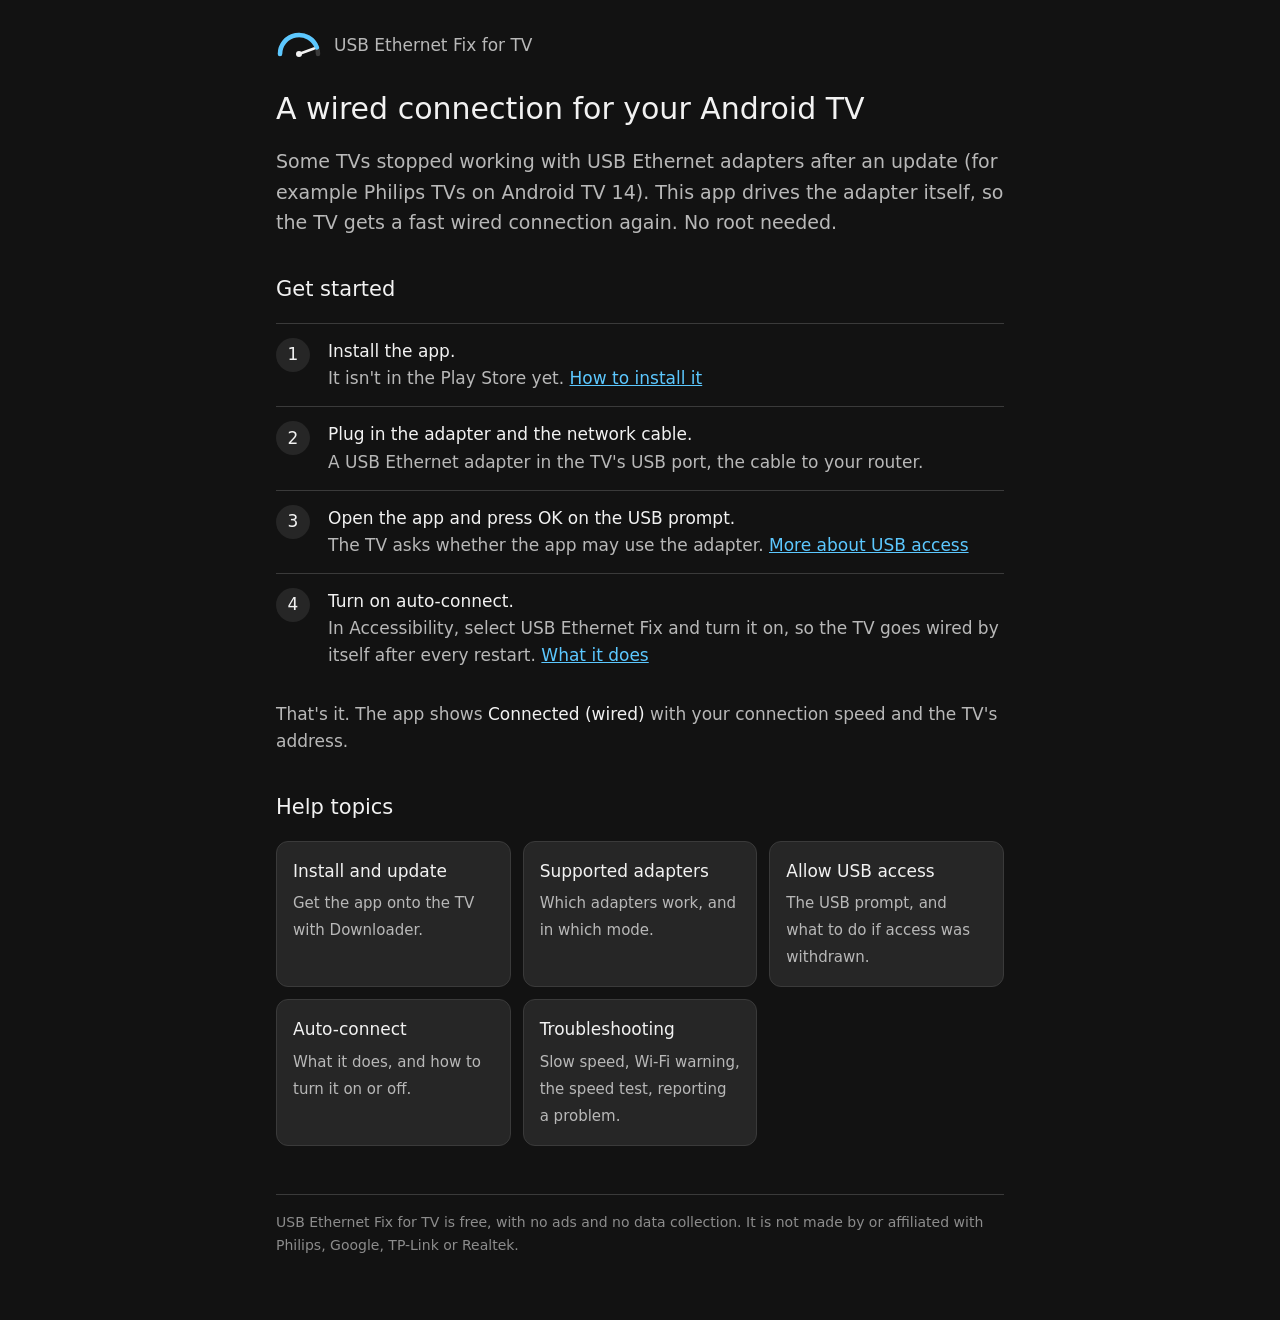
<file: index.html>
<!doctype html>
<html lang="en">
<head>
<meta charset="utf-8">
<meta name="viewport" content="width=device-width, initial-scale=1">
<title>USB Ethernet Fix for TV · Help</title>
<meta name="description" content="Help for USB Ethernet Fix for TV: a wired connection over a USB Ethernet adapter on Android TV, without root.">
<link rel="stylesheet" href="style.css">
</head>
<body>
<main>
<header class="site">
  <svg viewBox="14 26 92 54" aria-hidden="true"><path d="M22 70A38 38 0 0 1 98 70" fill="none" stroke="#3A3A3A" stroke-width="9" stroke-linecap="round"/><path d="M22 70A38 38 0 0 1 95.7 57" fill="none" stroke="#5CC8FF" stroke-width="9" stroke-linecap="round"/><path d="M60 70L90.1 59.1" stroke="#F2F2F2" stroke-width="5" stroke-linecap="round"/><circle cx="60" cy="70" r="6" fill="#F2F2F2"/></svg>
  <a href="./">USB Ethernet Fix for TV</a>
</header>

<h1>A wired connection for your Android TV</h1>
<p class="lead">Some TVs stopped working with USB Ethernet adapters after an update (for example Philips TVs on Android TV 14). This app drives the adapter itself, so the TV gets a fast wired connection again. No root needed.</p>

<h2>Get started</h2>
<ol class="steps">
  <li><strong>Install the app.</strong><br>It isn't in the Play Store yet. <a href="install.html">How to install it</a></li>
  <li><strong>Plug in the adapter and the network cable.</strong><br>A USB Ethernet adapter in the TV's USB port, the cable to your router.</li>
  <li><strong>Open the app and press OK on the USB prompt.</strong><br>The TV asks whether the app may use the adapter. <a href="usb-access.html">More about USB access</a></li>
  <li><strong>Turn on auto-connect.</strong><br>In Accessibility, select USB Ethernet Fix and turn it on, so the TV goes wired by itself after every restart. <a href="auto-connect.html">What it does</a></li>
</ol>
<p>That's it. The app shows <strong>Connected (wired)</strong> with your connection speed and the TV's address.</p>

<h2>Help topics</h2>
<div class="cards">
  <a class="card" href="install.html"><strong>Install and update</strong><span>Get the app onto the TV with Downloader.</span></a>
  <a class="card" href="adapters.html"><strong>Supported adapters</strong><span>Which adapters work, and in which mode.</span></a>
  <a class="card" href="usb-access.html"><strong>Allow USB access</strong><span>The USB prompt, and what to do if access was withdrawn.</span></a>
  <a class="card" href="auto-connect.html"><strong>Auto-connect</strong><span>What it does, and how to turn it on or off.</span></a>
  <a class="card" href="troubleshooting.html"><strong>Troubleshooting</strong><span>Slow speed, Wi-Fi warning, the speed test, reporting a problem.</span></a>
</div>

<footer>
  USB Ethernet Fix for TV is free, with no ads and no data collection. It is not made by or affiliated with Philips, Google, TP-Link or Realtek.
</footer>
</main>
</body>
</html>
</file>
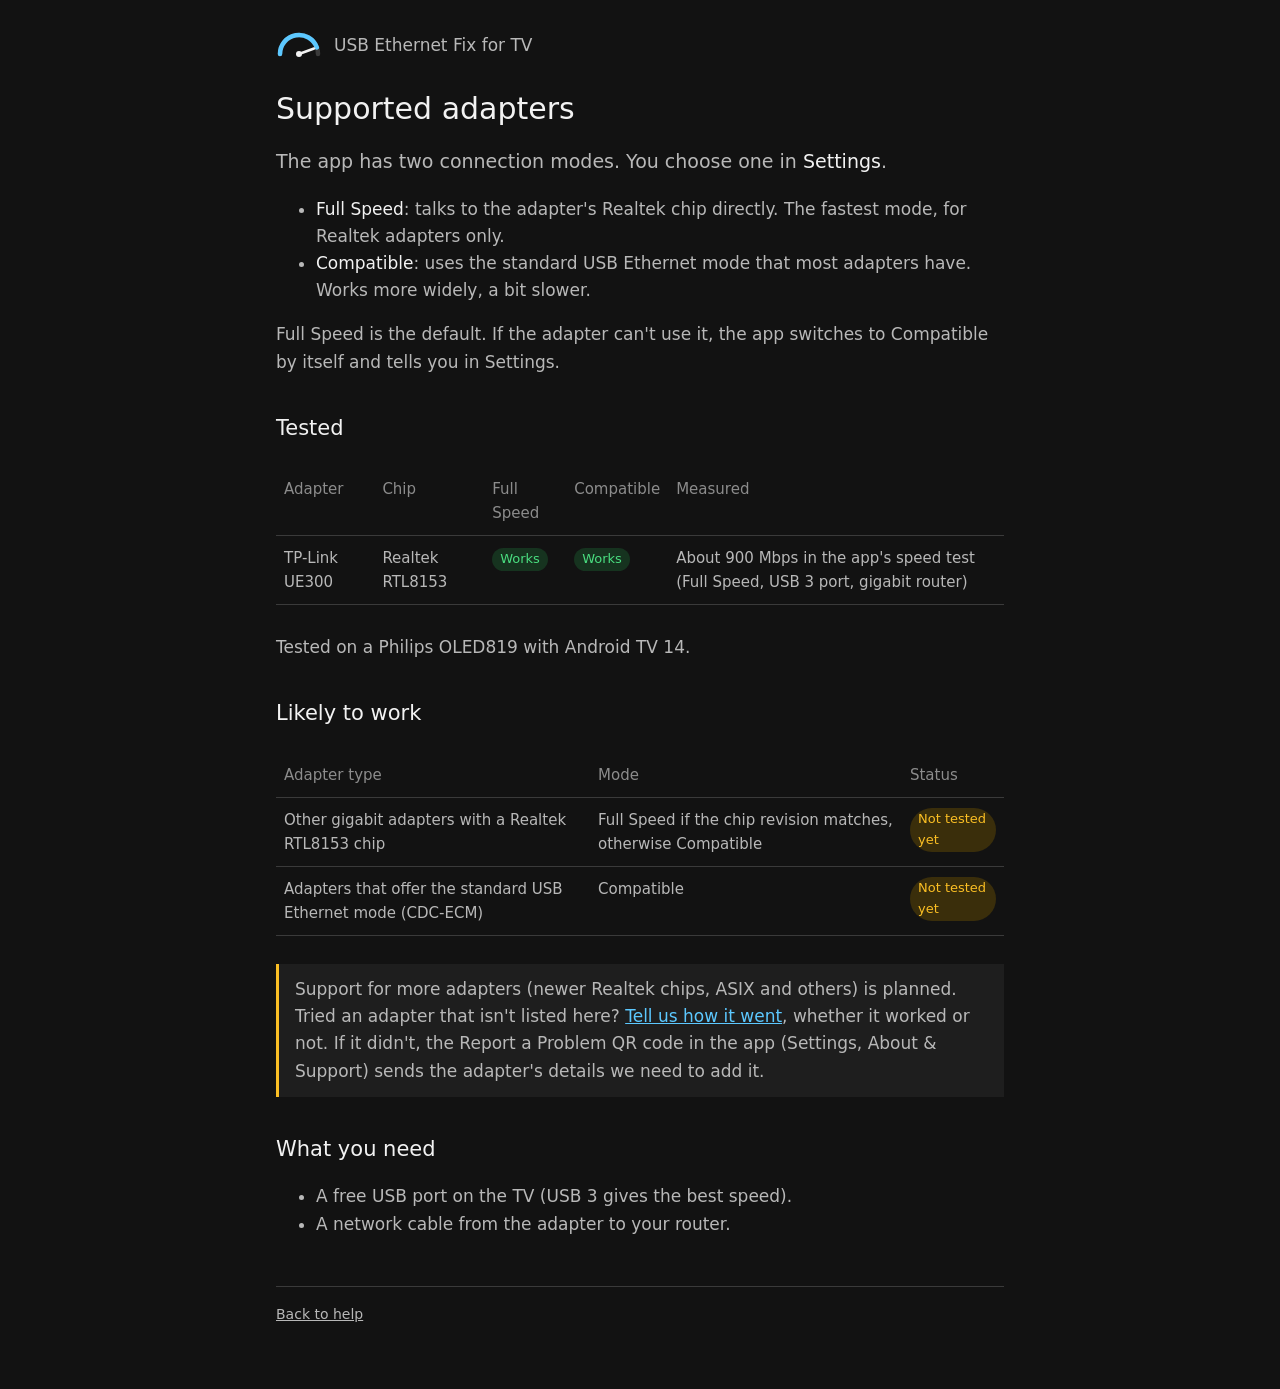
<file: adapters.html>
<!doctype html>
<html lang="en">
<head>
<meta charset="utf-8">
<meta name="viewport" content="width=device-width, initial-scale=1">
<title>Supported adapters · USB Ethernet Fix for TV</title>
<link rel="stylesheet" href="style.css">
</head>
<body>
<main>
<header class="site">
  <svg viewBox="14 26 92 54" aria-hidden="true"><path d="M22 70A38 38 0 0 1 98 70" fill="none" stroke="#3A3A3A" stroke-width="9" stroke-linecap="round"/><path d="M22 70A38 38 0 0 1 95.7 57" fill="none" stroke="#5CC8FF" stroke-width="9" stroke-linecap="round"/><path d="M60 70L90.1 59.1" stroke="#F2F2F2" stroke-width="5" stroke-linecap="round"/><circle cx="60" cy="70" r="6" fill="#F2F2F2"/></svg>
  <a href="./">USB Ethernet Fix for TV</a>
</header>

<h1>Supported adapters</h1>
<p class="lead">The app has two connection modes. You choose one in <strong>Settings</strong>.</p>
<ul>
  <li><strong>Full Speed</strong>: talks to the adapter's Realtek chip directly. The fastest mode, for Realtek adapters only.</li>
  <li><strong>Compatible</strong>: uses the standard USB Ethernet mode that most adapters have. Works more widely, a bit slower.</li>
</ul>
<p>Full Speed is the default. If the adapter can't use it, the app switches to Compatible by itself and tells you in Settings.</p>

<h2>Tested</h2>
<div class="table-wrap">
<table>
  <tr><th>Adapter</th><th>Chip</th><th>Full Speed</th><th>Compatible</th><th>Measured</th></tr>
  <tr><td>TP-Link UE300</td><td>Realtek RTL8153</td><td><span class="tag ok">Works</span></td><td><span class="tag ok">Works</span></td><td>About 900 Mbps in the app's speed test (Full Speed, USB 3 port, gigabit router)</td></tr>
</table>
</div>
<p>Tested on a Philips OLED819 with Android TV 14.</p>

<h2>Likely to work</h2>
<div class="table-wrap">
<table>
  <tr><th>Adapter type</th><th>Mode</th><th>Status</th></tr>
  <tr><td>Other gigabit adapters with a Realtek RTL8153 chip</td><td>Full Speed if the chip revision matches, otherwise Compatible</td><td><span class="tag maybe">Not tested yet</span></td></tr>
  <tr><td>Adapters that offer the standard USB Ethernet mode (CDC-ECM)</td><td>Compatible</td><td><span class="tag maybe">Not tested yet</span></td></tr>
</table>
</div>

<div class="note">Support for more adapters (newer Realtek chips, ASIX and others) is planned. Tried an adapter that isn't listed here? <a href="https://github.com/Hugelevin/usb-ethernet-fix/issues/new?template=adapter.yml">Tell us how it went</a>, whether it worked or not. If it didn't, the Report a Problem QR code in the app (Settings, About &amp; Support) sends the adapter's details we need to add it.</div>

<h2>What you need</h2>
<ul>
  <li>A free USB port on the TV (USB 3 gives the best speed).</li>
  <li>A network cable from the adapter to your router.</li>
</ul>

<footer><a href="./">Back to help</a></footer>
</main>
</body>
</html>
</file>
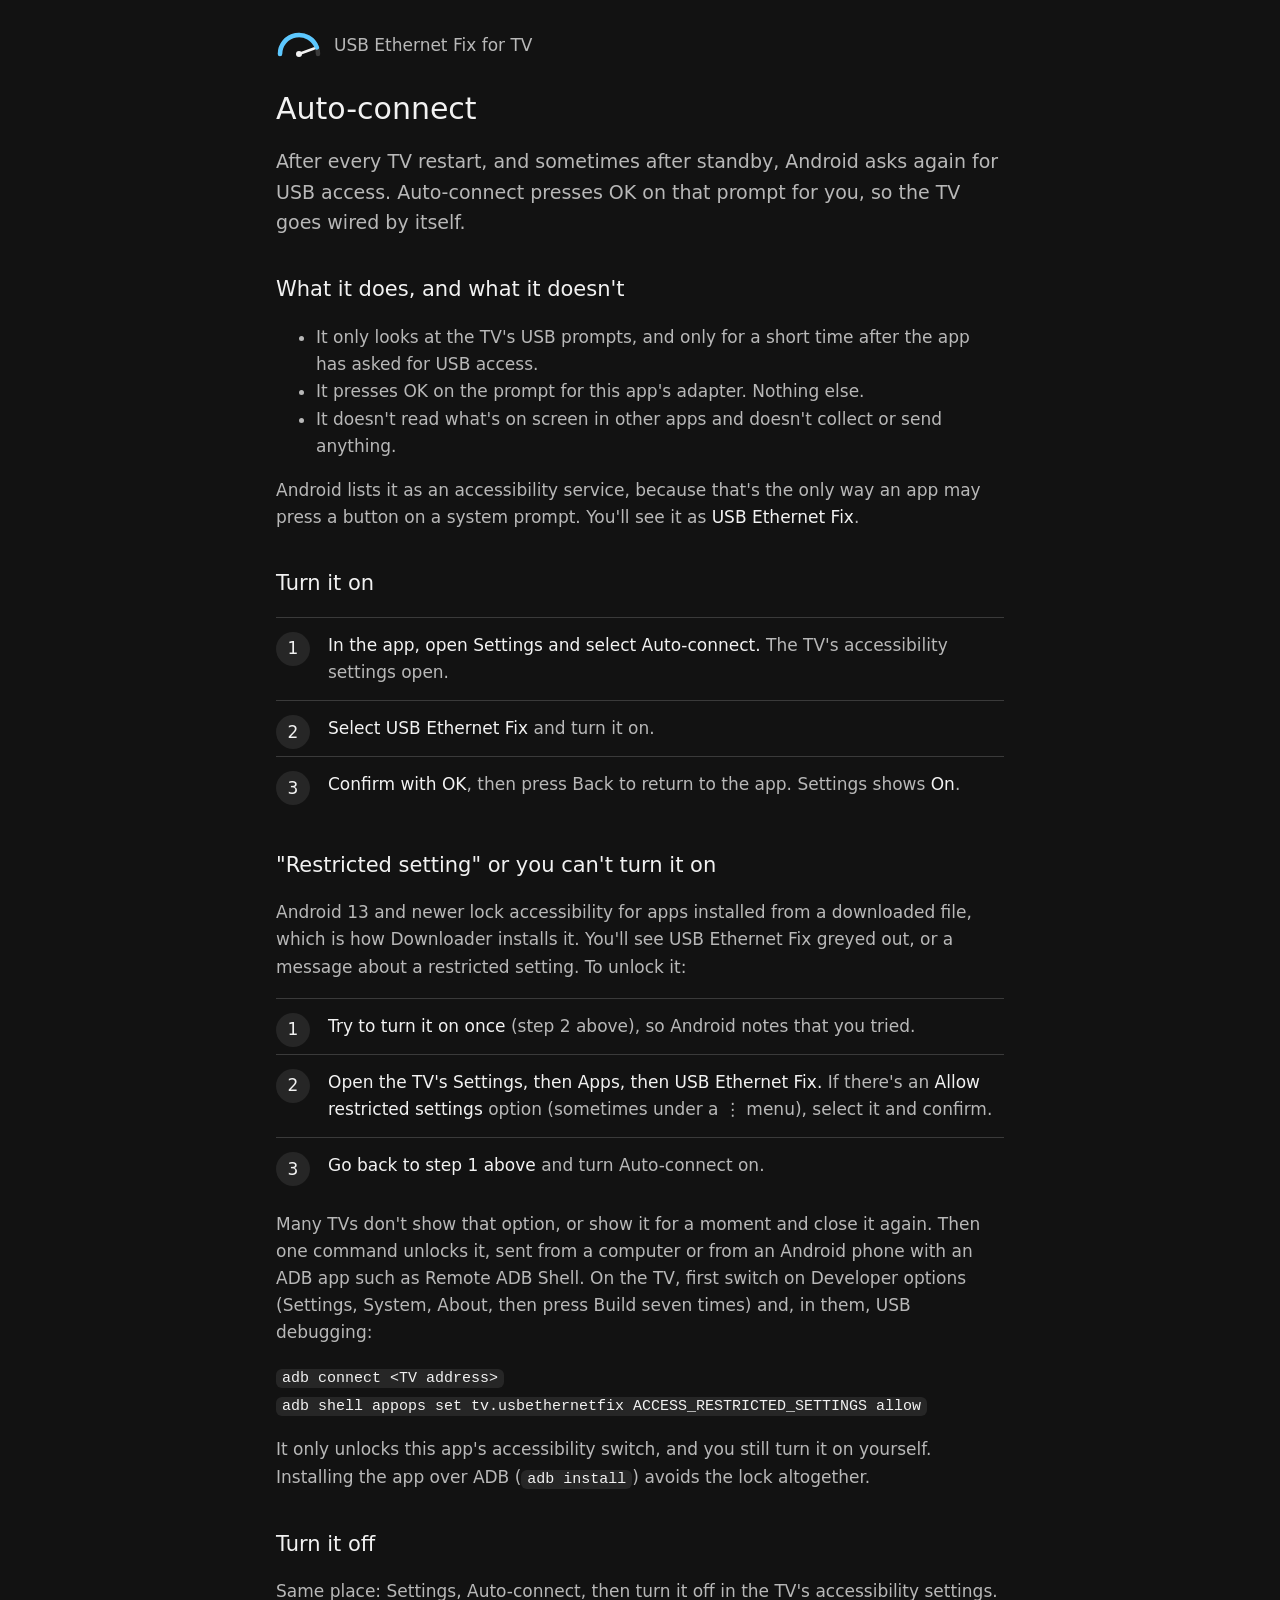
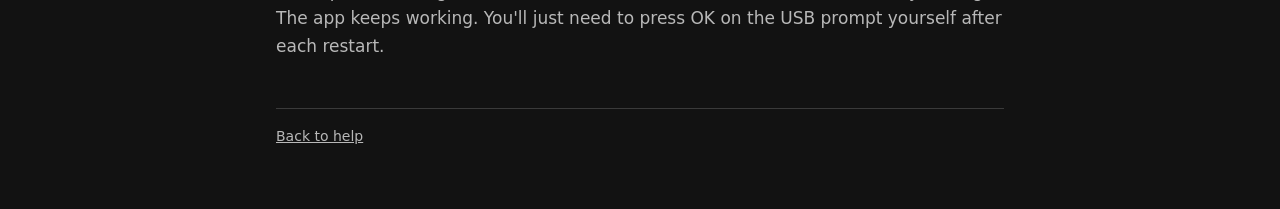
<file: auto-connect.html>
<!doctype html>
<html lang="en">
<head>
<meta charset="utf-8">
<meta name="viewport" content="width=device-width, initial-scale=1">
<title>Auto-connect · USB Ethernet Fix for TV</title>
<link rel="stylesheet" href="style.css">
</head>
<body>
<main>
<header class="site">
  <svg viewBox="14 26 92 54" aria-hidden="true"><path d="M22 70A38 38 0 0 1 98 70" fill="none" stroke="#3A3A3A" stroke-width="9" stroke-linecap="round"/><path d="M22 70A38 38 0 0 1 95.7 57" fill="none" stroke="#5CC8FF" stroke-width="9" stroke-linecap="round"/><path d="M60 70L90.1 59.1" stroke="#F2F2F2" stroke-width="5" stroke-linecap="round"/><circle cx="60" cy="70" r="6" fill="#F2F2F2"/></svg>
  <a href="./">USB Ethernet Fix for TV</a>
</header>

<h1>Auto-connect</h1>
<p class="lead">After every TV restart, and sometimes after standby, Android asks again for USB access. Auto-connect presses OK on that prompt for you, so the TV goes wired by itself.</p>

<h2>What it does, and what it doesn't</h2>
<ul>
  <li>It only looks at the TV's USB prompts, and only for a short time after the app has asked for USB access.</li>
  <li>It presses OK on the prompt for this app's adapter. Nothing else.</li>
  <li>It doesn't read what's on screen in other apps and doesn't collect or send anything.</li>
</ul>
<p>Android lists it as an accessibility service, because that's the only way an app may press a button on a system prompt. You'll see it as <strong>USB Ethernet Fix</strong>.</p>

<h2>Turn it on</h2>
<ol class="steps">
  <li><strong>In the app, open Settings and select Auto-connect.</strong> The TV's accessibility settings open.</li>
  <li><strong>Select USB Ethernet Fix</strong> and turn it on.</li>
  <li><strong>Confirm with OK</strong>, then press Back to return to the app. Settings shows <strong>On</strong>.</li>
</ol>

<h2 id="restricted">"Restricted setting" or you can't turn it on</h2>
<p>Android 13 and newer lock accessibility for apps installed from a downloaded file, which is how Downloader installs it. You'll see USB Ethernet Fix greyed out, or a message about a restricted setting. To unlock it:</p>
<ol class="steps">
  <li><strong>Try to turn it on once</strong> (step 2 above), so Android notes that you tried.</li>
  <li><strong>Open the TV's Settings, then Apps, then USB Ethernet Fix.</strong> If there's an <strong>Allow restricted settings</strong> option (sometimes under a ⋮ menu), select it and confirm.</li>
  <li><strong>Go back to step 1 above</strong> and turn Auto-connect on.</li>
</ol>
<p>Many TVs don't show that option, or show it for a moment and close it again. Then one command unlocks it, sent from a computer or from an Android phone with an ADB app such as Remote ADB Shell. On the TV, first switch on Developer options (Settings, System, About, then press Build seven times) and, in them, USB debugging:</p>
<p><code>adb connect &lt;TV address&gt;</code><br><code>adb shell appops set tv.usbethernetfix ACCESS_RESTRICTED_SETTINGS allow</code></p>
<p>It only unlocks this app's accessibility switch, and you still turn it on yourself. Installing the app over ADB (<code>adb install</code>) avoids the lock altogether.</p>

<h2>Turn it off</h2>
<p>Same place: Settings, Auto-connect, then turn it off in the TV's accessibility settings. The app keeps working. You'll just need to press OK on the USB prompt yourself after each restart.</p>

<footer><a href="./">Back to help</a></footer>
</main>
</body>
</html>
</file>
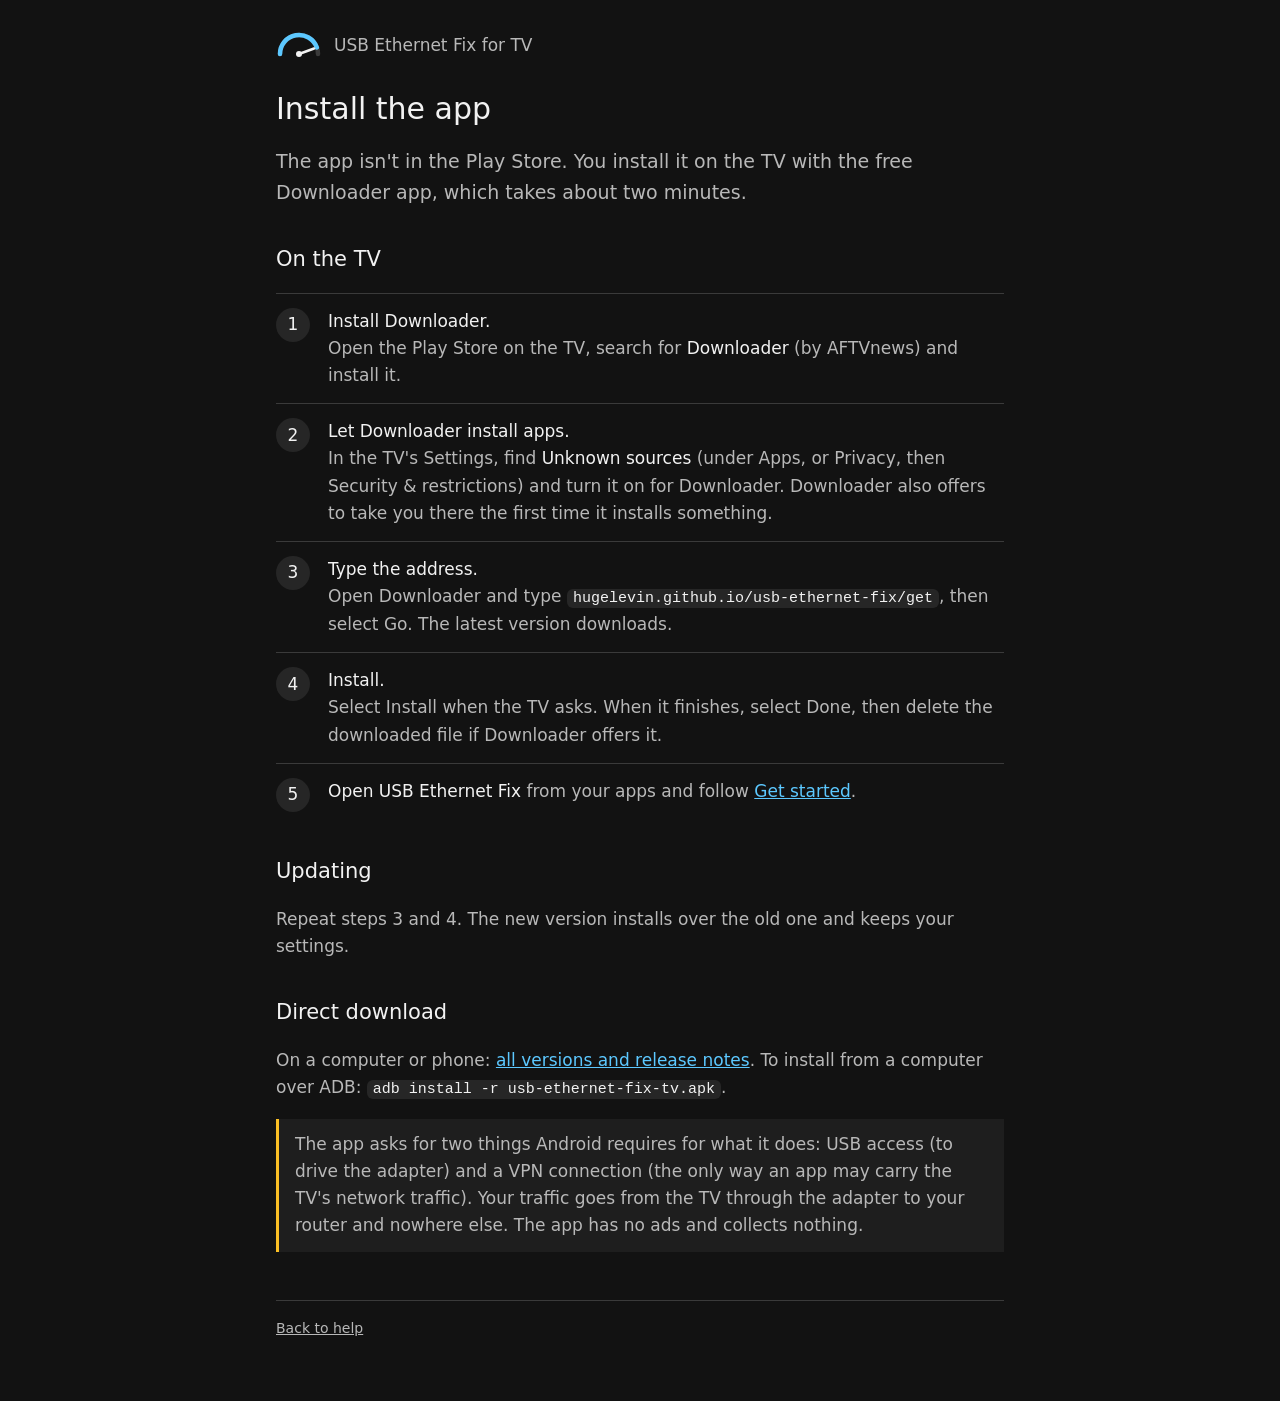
<file: install.html>
<!doctype html>
<html lang="en">
<head>
<meta charset="utf-8">
<meta name="viewport" content="width=device-width, initial-scale=1">
<title>Install · USB Ethernet Fix for TV</title>
<meta name="description" content="How to install USB Ethernet Fix for TV on an Android TV or Google TV with the Downloader app.">
<link rel="stylesheet" href="style.css">
</head>
<body>
<main>
<header class="site">
  <svg viewBox="14 26 92 54" aria-hidden="true"><path d="M22 70A38 38 0 0 1 98 70" fill="none" stroke="#3A3A3A" stroke-width="9" stroke-linecap="round"/><path d="M22 70A38 38 0 0 1 95.7 57" fill="none" stroke="#5CC8FF" stroke-width="9" stroke-linecap="round"/><path d="M60 70L90.1 59.1" stroke="#F2F2F2" stroke-width="5" stroke-linecap="round"/><circle cx="60" cy="70" r="6" fill="#F2F2F2"/></svg>
  <a href="./">USB Ethernet Fix for TV</a>
</header>

<h1>Install the app</h1>
<p class="lead">The app isn't in the Play Store. You install it on the TV with the free Downloader app, which takes about two minutes.</p>

<h2>On the TV</h2>
<ol class="steps">
  <li><strong>Install Downloader.</strong><br>Open the Play Store on the TV, search for <strong>Downloader</strong> (by AFTVnews) and install it.</li>
  <li><strong>Let Downloader install apps.</strong><br>In the TV's Settings, find <strong>Unknown sources</strong> (under Apps, or Privacy, then Security &amp; restrictions) and turn it on for Downloader. Downloader also offers to take you there the first time it installs something.</li>
  <li><strong>Type the address.</strong><br>Open Downloader and type <code>hugelevin.github.io/usb-ethernet-fix/get</code>, then select Go. The latest version downloads.</li>
  <li><strong>Install.</strong><br>Select Install when the TV asks. When it finishes, select Done, then delete the downloaded file if Downloader offers it.</li>
  <li><strong>Open USB Ethernet Fix</strong> from your apps and follow <a href="./">Get started</a>.</li>
</ol>

<h2>Updating</h2>
<p>Repeat steps 3 and 4. The new version installs over the old one and keeps your settings.</p>

<h2>Direct download</h2>
<p>On a computer or phone: <a href="https://github.com/Hugelevin/usb-ethernet-fix/releases/latest">all versions and release notes</a>. To install from a computer over ADB: <code>adb install -r usb-ethernet-fix-tv.apk</code>.</p>

<div class="note">The app asks for two things Android requires for what it does: USB access (to drive the adapter) and a VPN connection (the only way an app may carry the TV's network traffic). Your traffic goes from the TV through the adapter to your router and nowhere else. The app has no ads and collects nothing.</div>

<footer><a href="./">Back to help</a></footer>
</main>
</body>
</html>
</file>
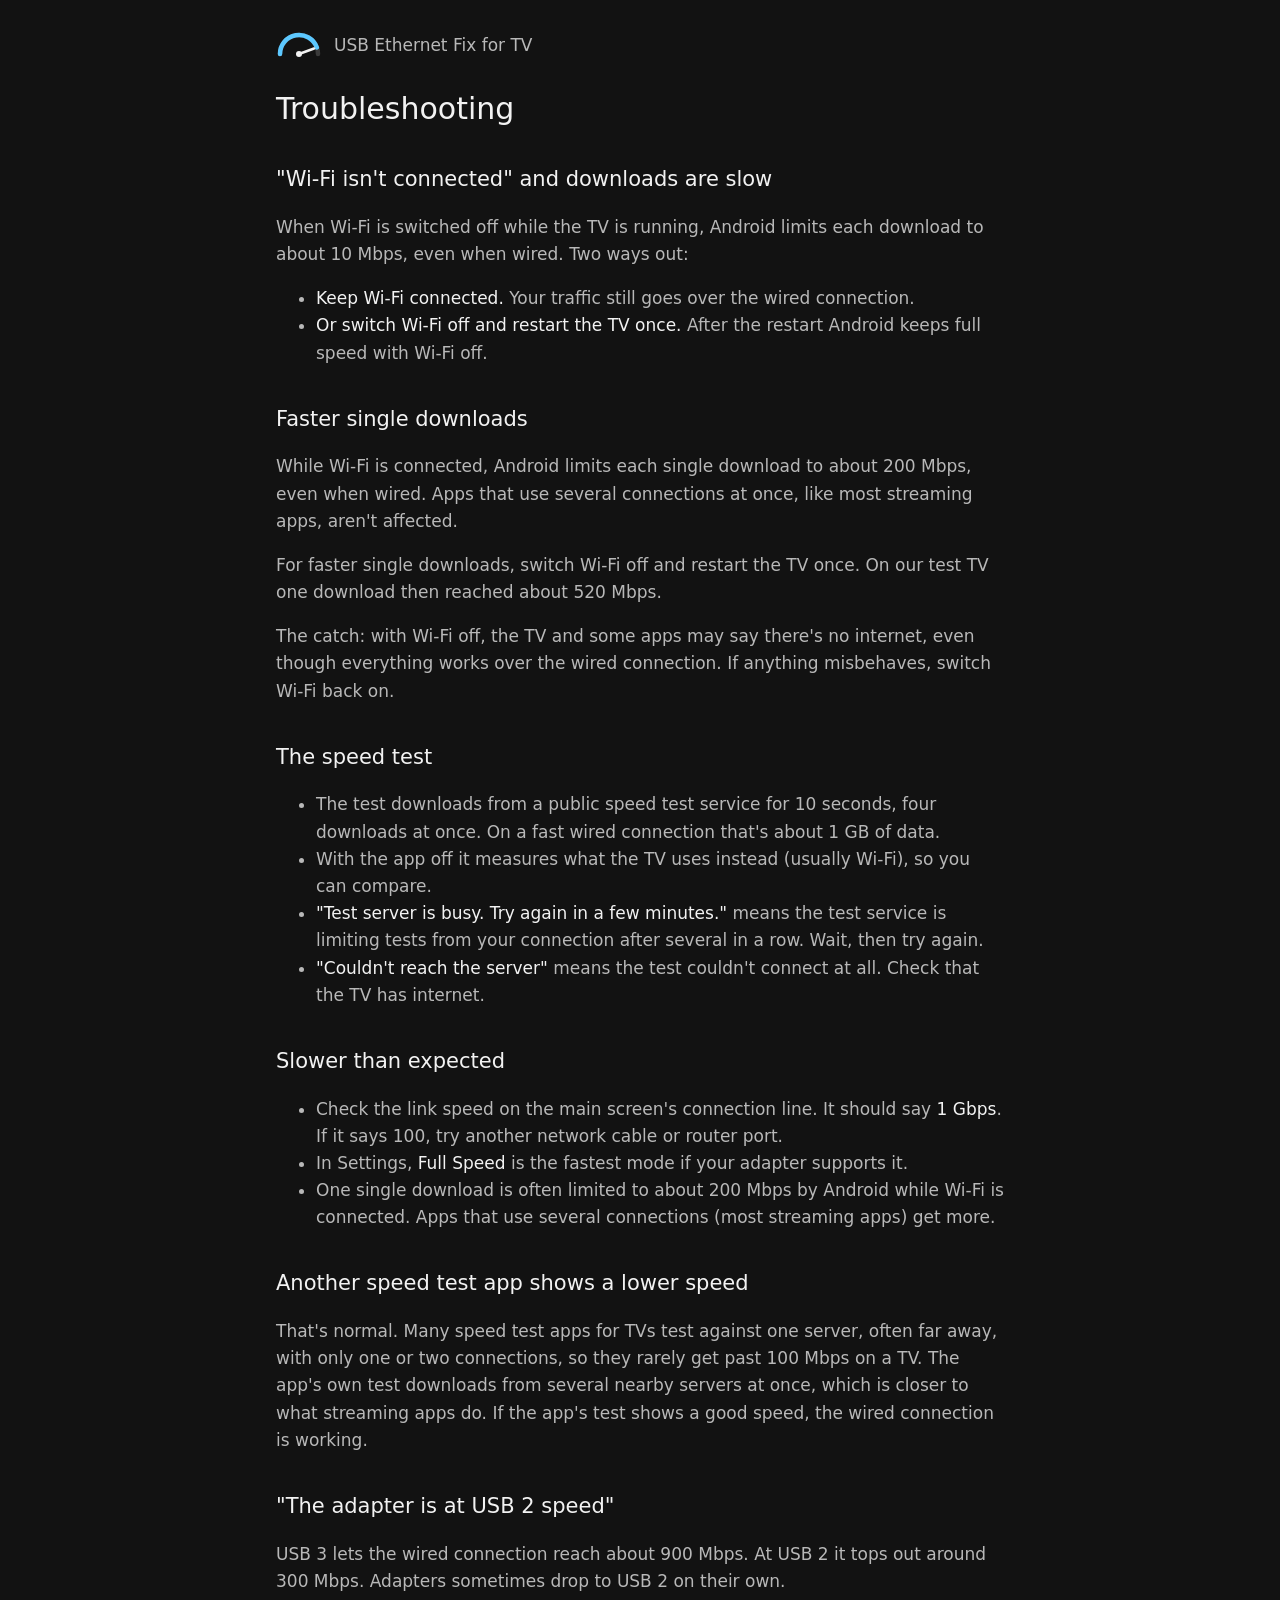
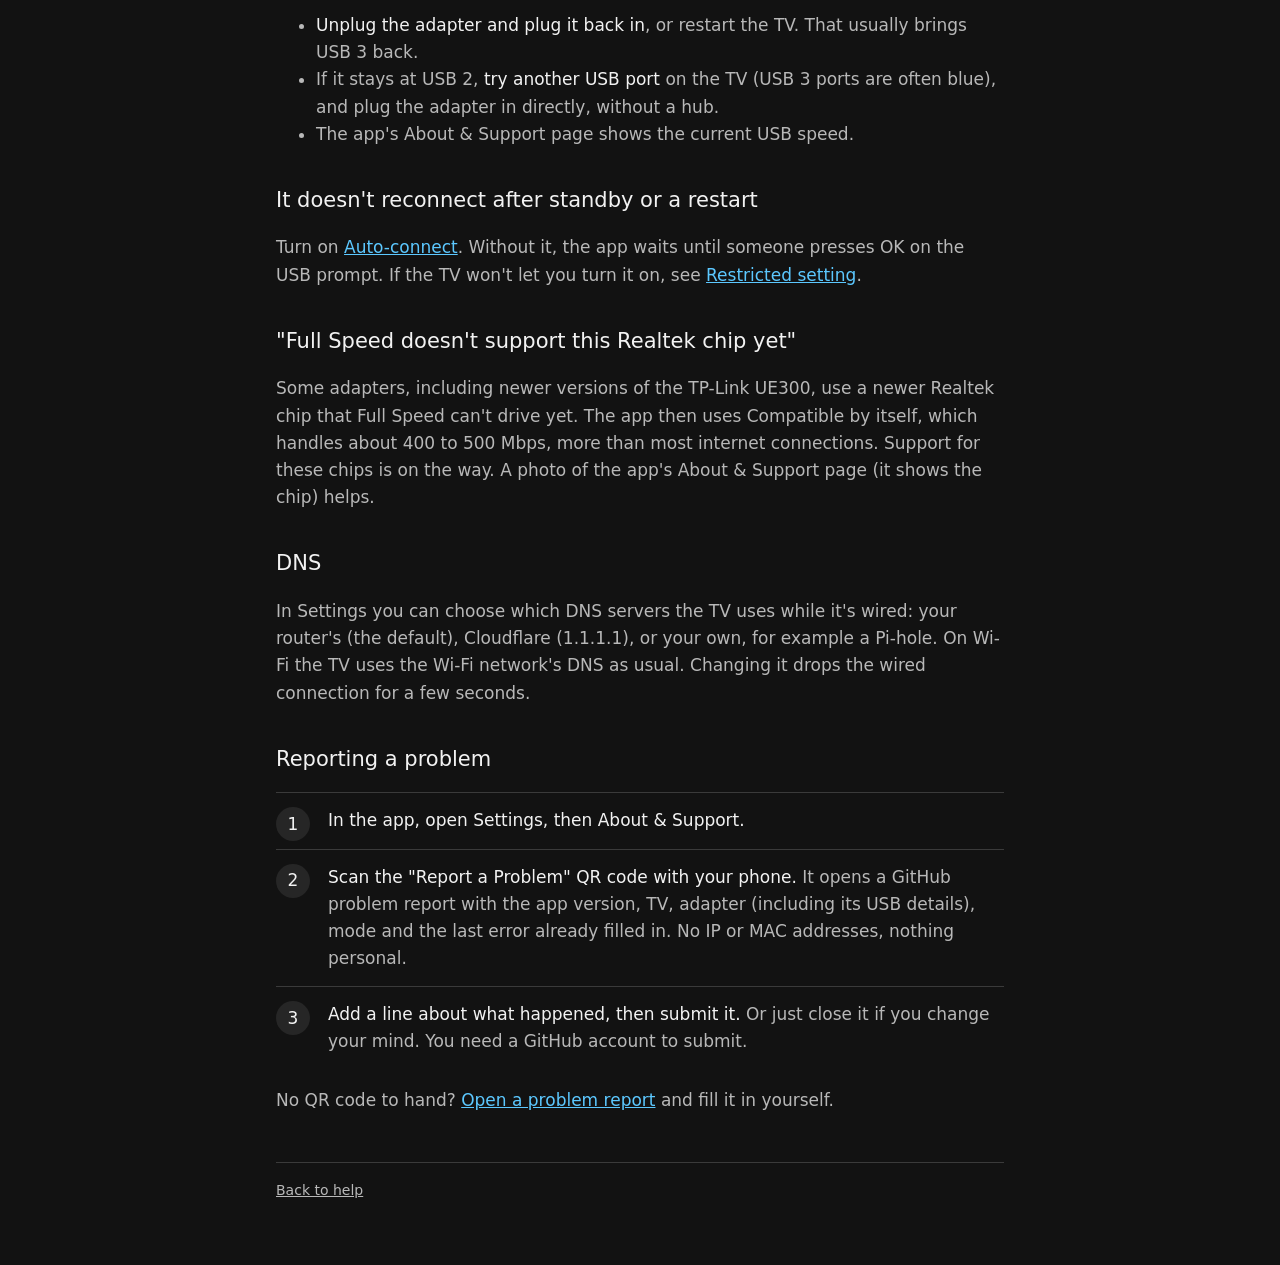
<file: troubleshooting.html>
<!doctype html>
<html lang="en">
<head>
<meta charset="utf-8">
<meta name="viewport" content="width=device-width, initial-scale=1">
<title>Troubleshooting · USB Ethernet Fix for TV</title>
<link rel="stylesheet" href="style.css">
</head>
<body>
<main>
<header class="site">
  <svg viewBox="14 26 92 54" aria-hidden="true"><path d="M22 70A38 38 0 0 1 98 70" fill="none" stroke="#3A3A3A" stroke-width="9" stroke-linecap="round"/><path d="M22 70A38 38 0 0 1 95.7 57" fill="none" stroke="#5CC8FF" stroke-width="9" stroke-linecap="round"/><path d="M60 70L90.1 59.1" stroke="#F2F2F2" stroke-width="5" stroke-linecap="round"/><circle cx="60" cy="70" r="6" fill="#F2F2F2"/></svg>
  <a href="./">USB Ethernet Fix for TV</a>
</header>

<h1>Troubleshooting</h1>

<h2>"Wi-Fi isn't connected" and downloads are slow</h2>
<p>When Wi-Fi is switched off while the TV is running, Android limits each download to about 10 Mbps, even when wired. Two ways out:</p>
<ul>
  <li><strong>Keep Wi-Fi connected.</strong> Your traffic still goes over the wired connection.</li>
  <li><strong>Or switch Wi-Fi off and restart the TV once.</strong> After the restart Android keeps full speed with Wi-Fi off.</li>
</ul>

<h2 id="single-download">Faster single downloads</h2>
<p>While Wi-Fi is connected, Android limits each single download to about 200 Mbps, even when wired. Apps that use several connections at once, like most streaming apps, aren't affected.</p>
<p>For faster single downloads, switch Wi-Fi off and restart the TV once. On our test TV one download then reached about 520 Mbps.</p>
<p>The catch: with Wi-Fi off, the TV and some apps may say there's no internet, even though everything works over the wired connection. If anything misbehaves, switch Wi-Fi back on.</p>

<h2>The speed test</h2>
<ul>
  <li>The test downloads from a public speed test service for 10 seconds, four downloads at once. On a fast wired connection that's about 1 GB of data.</li>
  <li>With the app off it measures what the TV uses instead (usually Wi-Fi), so you can compare.</li>
  <li><strong>"Test server is busy. Try again in a few minutes."</strong> means the test service is limiting tests from your connection after several in a row. Wait, then try again.</li>
  <li><strong>"Couldn't reach the server"</strong> means the test couldn't connect at all. Check that the TV has internet.</li>
</ul>

<h2>Slower than expected</h2>
<ul>
  <li>Check the link speed on the main screen's connection line. It should say <strong>1 Gbps</strong>. If it says 100, try another network cable or router port.</li>
  <li>In Settings, <strong>Full Speed</strong> is the fastest mode if your adapter supports it.</li>
  <li>One single download is often limited to about 200 Mbps by Android while Wi-Fi is connected. Apps that use several connections (most streaming apps) get more.</li>
</ul>

<h2 id="other-speed-tests">Another speed test app shows a lower speed</h2>
<p>That's normal. Many speed test apps for TVs test against one server, often far away, with only one or two connections, so they rarely get past 100 Mbps on a TV. The app's own test downloads from several nearby servers at once, which is closer to what streaming apps do. If the app's test shows a good speed, the wired connection is working.</p>

<h2 id="usb2">"The adapter is at USB 2 speed"</h2>
<p>USB 3 lets the wired connection reach about 900 Mbps. At USB 2 it tops out around 300 Mbps. Adapters sometimes drop to USB 2 on their own.</p>
<ul>
  <li><strong>Unplug the adapter and plug it back in</strong>, or restart the TV. That usually brings USB 3 back.</li>
  <li>If it stays at USB 2, <strong>try another USB port</strong> on the TV (USB 3 ports are often blue), and plug the adapter in directly, without a hub.</li>
  <li>The app's About &amp; Support page shows the current USB speed.</li>
</ul>

<h2>It doesn't reconnect after standby or a restart</h2>
<p>Turn on <a href="auto-connect.html">Auto-connect</a>. Without it, the app waits until someone presses OK on the USB prompt. If the TV won't let you turn it on, see <a href="auto-connect.html#restricted">Restricted setting</a>.</p>

<h2 id="compatible">"Full Speed doesn't support this Realtek chip yet"</h2>
<p>Some adapters, including newer versions of the TP-Link UE300, use a newer Realtek chip that Full Speed can't drive yet. The app then uses Compatible by itself, which handles about 400 to 500 Mbps, more than most internet connections. Support for these chips is on the way. A photo of the app's About &amp; Support page (it shows the chip) helps.</p>

<h2 id="dns">DNS</h2>
<p>In Settings you can choose which DNS servers the TV uses while it's wired: your router's (the default), Cloudflare (1.1.1.1), or your own, for example a Pi-hole. On Wi-Fi the TV uses the Wi-Fi network's DNS as usual. Changing it drops the wired connection for a few seconds.</p>

<h2 id="report">Reporting a problem</h2>
<ol class="steps">
  <li><strong>In the app, open Settings, then About &amp; Support.</strong></li>
  <li><strong>Scan the "Report a Problem" QR code with your phone.</strong> It opens a GitHub problem report with the app version, TV, adapter (including its USB details), mode and the last error already filled in. No IP or MAC addresses, nothing personal.</li>
  <li><strong>Add a line about what happened, then submit it.</strong> Or just close it if you change your mind. You need a GitHub account to submit.</li>
</ol>
<p>No QR code to hand? <a href="https://github.com/Hugelevin/usb-ethernet-fix/issues/new?template=problem.yml">Open a problem report</a> and fill it in yourself.</p>

<footer><a href="./">Back to help</a></footer>
</main>
</body>
</html>
</file>
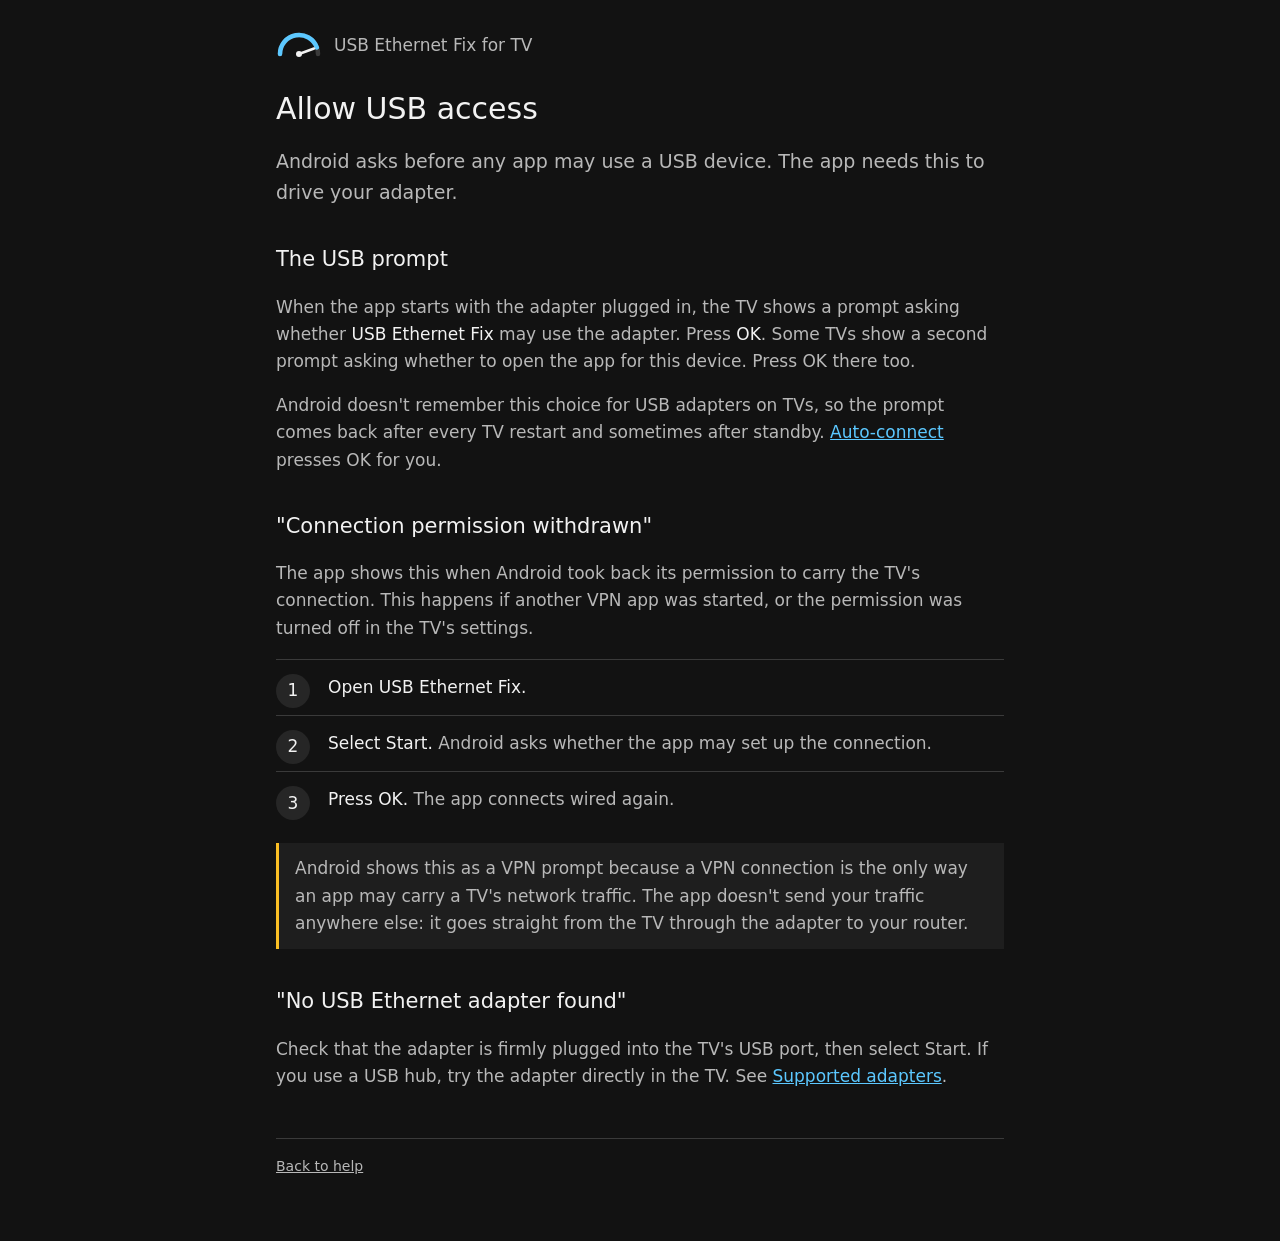
<file: usb-access.html>
<!doctype html>
<html lang="en">
<head>
<meta charset="utf-8">
<meta name="viewport" content="width=device-width, initial-scale=1">
<title>Allow USB access · USB Ethernet Fix for TV</title>
<link rel="stylesheet" href="style.css">
</head>
<body>
<main>
<header class="site">
  <svg viewBox="14 26 92 54" aria-hidden="true"><path d="M22 70A38 38 0 0 1 98 70" fill="none" stroke="#3A3A3A" stroke-width="9" stroke-linecap="round"/><path d="M22 70A38 38 0 0 1 95.7 57" fill="none" stroke="#5CC8FF" stroke-width="9" stroke-linecap="round"/><path d="M60 70L90.1 59.1" stroke="#F2F2F2" stroke-width="5" stroke-linecap="round"/><circle cx="60" cy="70" r="6" fill="#F2F2F2"/></svg>
  <a href="./">USB Ethernet Fix for TV</a>
</header>

<h1>Allow USB access</h1>
<p class="lead">Android asks before any app may use a USB device. The app needs this to drive your adapter.</p>

<h2>The USB prompt</h2>
<p>When the app starts with the adapter plugged in, the TV shows a prompt asking whether <strong>USB Ethernet Fix</strong> may use the adapter. Press <strong>OK</strong>. Some TVs show a second prompt asking whether to open the app for this device. Press OK there too.</p>
<p>Android doesn't remember this choice for USB adapters on TVs, so the prompt comes back after every TV restart and sometimes after standby. <a href="auto-connect.html">Auto-connect</a> presses OK for you.</p>

<h2>"Connection permission withdrawn"</h2>
<p>The app shows this when Android took back its permission to carry the TV's connection. This happens if another VPN app was started, or the permission was turned off in the TV's settings.</p>
<ol class="steps">
  <li><strong>Open USB Ethernet Fix.</strong></li>
  <li><strong>Select Start.</strong> Android asks whether the app may set up the connection.</li>
  <li><strong>Press OK.</strong> The app connects wired again.</li>
</ol>
<div class="note">Android shows this as a VPN prompt because a VPN connection is the only way an app may carry a TV's network traffic. The app doesn't send your traffic anywhere else: it goes straight from the TV through the adapter to your router.</div>

<h2>"No USB Ethernet adapter found"</h2>
<p>Check that the adapter is firmly plugged into the TV's USB port, then select Start. If you use a USB hub, try the adapter directly in the TV. See <a href="adapters.html">Supported adapters</a>.</p>

<footer><a href="./">Back to help</a></footer>
</main>
</body>
</html>
</file>
<file: style.css>
:root {
  --bg: #121212;
  --surface: #1e1e1e;
  --surface-2: #262626;
  --text: #f2f2f2;
  --text-2: #b8b8b8;
  --text-3: #8c8c8c;
  --border: #3a3a3a;
  --accent: #5cc8ff;
  --ok: #4ade80;
  --warn: #fbbf24;
}
* { box-sizing: border-box; }
html { -webkit-text-size-adjust: 100%; }
body {
  margin: 0;
  background: var(--bg);
  color: var(--text);
  font: 17px/1.6 Roboto, system-ui, -apple-system, "Segoe UI", sans-serif;
}
main { max-width: 760px; margin: 0 auto; padding: 24px 16px 64px; }
header.site { display: flex; align-items: center; gap: 12px; padding: 8px 0 24px; }
header.site svg { width: 46px; height: 27px; flex: none; }
header.site a { color: var(--text-2); font-weight: 500; text-decoration: none; }
h1 { font-size: 30px; line-height: 1.2; margin: 8px 0 12px; font-weight: 500; }
h2 { font-size: 21px; margin: 36px 0 10px; font-weight: 500; }
p, li { color: var(--text-2); }
strong { color: var(--text); font-weight: 500; }
a { color: var(--accent); }
.lead { font-size: 19px; color: var(--text-2); }
ol.steps { list-style: none; padding: 0; margin: 16px 0; counter-reset: s; }
ol.steps li { counter-increment: s; position: relative; padding: 14px 0 14px 52px; border-top: 1px solid var(--border); }
ol.steps li::before {
  content: counter(s); position: absolute; left: 0; top: 14px; width: 34px; height: 34px; border-radius: 50%;
  background: var(--surface-2); color: var(--text); display: flex; align-items: center; justify-content: center; font-weight: 500;
}
.cards { display: grid; gap: 12px; grid-template-columns: repeat(auto-fit, minmax(220px, 1fr)); margin: 16px 0; }
.card { display: block; background: var(--surface-2); border: 1px solid var(--border); border-radius: 12px; padding: 16px; text-decoration: none; }
.card strong { display: block; margin-bottom: 4px; }
.card span { color: var(--text-2); font-size: 15px; }
.card:hover, .card:focus-visible { border-color: var(--accent); outline: none; }
table { width: 100%; border-collapse: collapse; margin: 12px 0; font-size: 15px; }
th, td { text-align: left; padding: 10px 8px; border-bottom: 1px solid var(--border); vertical-align: top; }
th { color: var(--text-3); font-weight: 500; }
td { color: var(--text-2); }
.table-wrap { overflow-x: auto; }
.tag { display: inline-block; padding: 1px 8px; border-radius: 999px; font-size: 13px; font-weight: 500; }
.tag.ok { background: #16331f; color: var(--ok); }
.tag.maybe { background: #3a2e0b; color: var(--warn); }
.note { background: var(--surface); border-left: 3px solid var(--warn); padding: 12px 16px; margin: 16px 0; color: var(--text-2); }
code { background: var(--surface-2); padding: 1px 6px; border-radius: 6px; font-size: 15px; color: var(--text); }
footer { margin-top: 48px; padding-top: 16px; border-top: 1px solid var(--border); color: var(--text-3); font-size: 14px; }
footer a { color: var(--text-2); }
</file>
